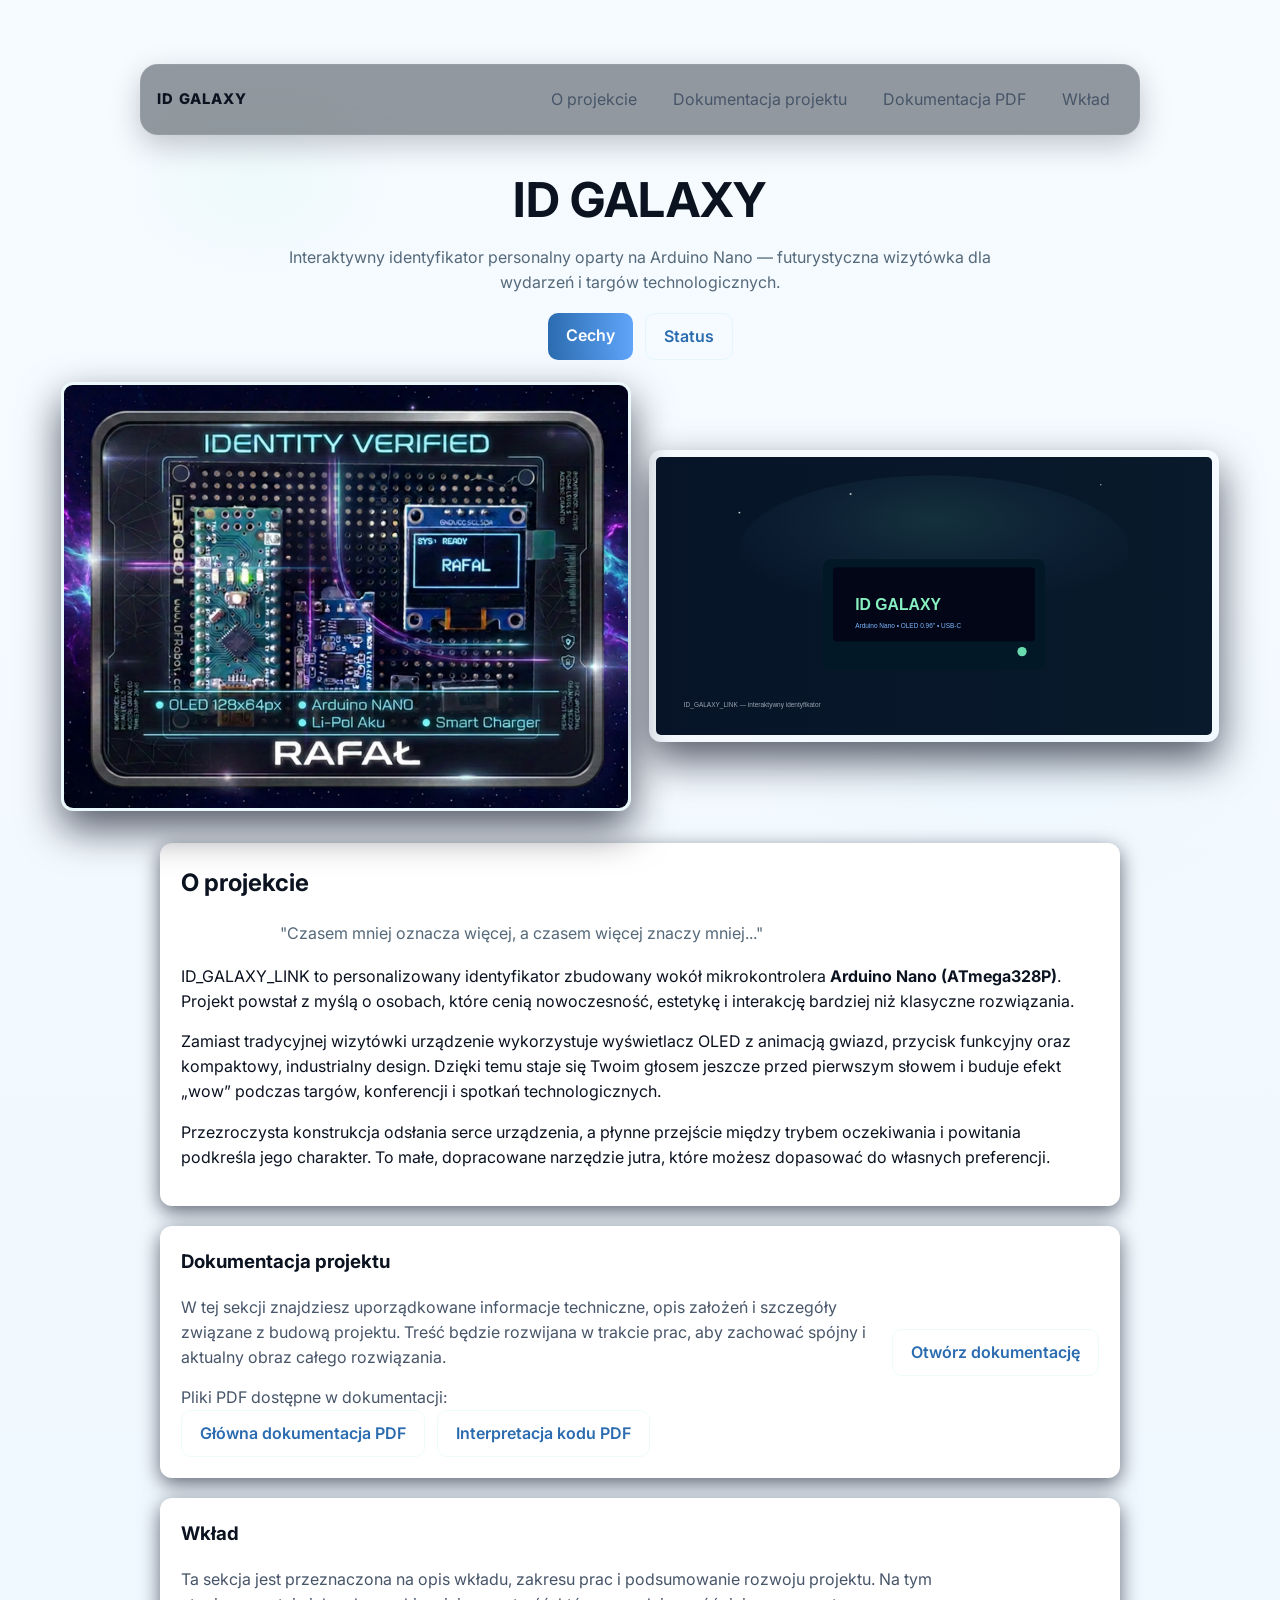
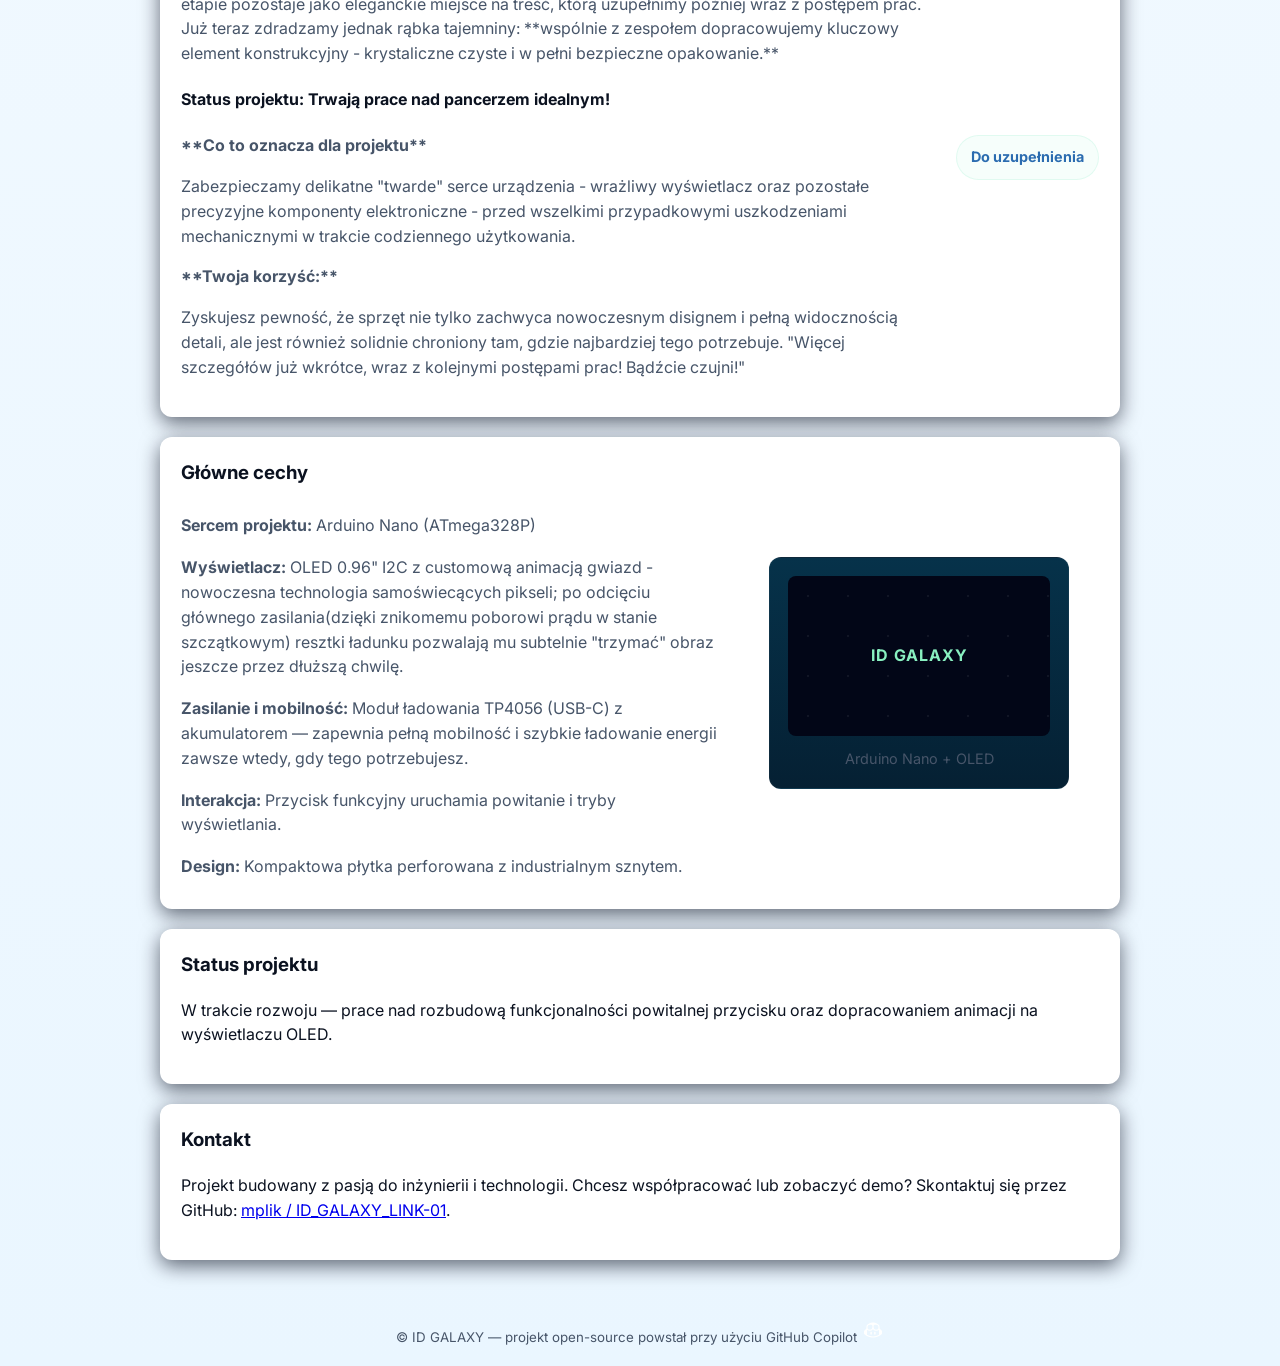
<file: index.html>
<!DOCTYPE html>
<html lang="pl">
  <head>
    <meta charset="utf-8" />
    <meta name="viewport" content="width=device-width,initial-scale=1" />
    <title>ID GALAXY — interaktywny identyfikator personalny</title>
    <meta name="description" content="ID GALAXY LINK to interaktywny identyfikator personalny oparty na Arduino Nano, wyświetlaczu OLED i animacji gwiazd. Futurystyczna wizytówka na targi, konferencje i wydarzenia technologiczne." />
    <meta name="keywords" content="ID GALAXY, Arduino Nano, OLED, identyfikator personalny, wizytówka elektroniczna, projekt elektronika, targi technologiczne" />
    <meta name="robots" content="index, follow" />
    <meta name="theme-color" content="#0b1a2b" />
    <meta name="author" content="mplik" />
    <meta property="og:type" content="website" />
    <meta property="og:title" content="ID GALAXY — interaktywny identyfikator personalny" />
    <meta property="og:description" content="Futurystyczna wizytówka oparta na Arduino Nano i OLED, zaprojektowana z myślą o wydarzeniach technologicznych." />
    <meta property="og:image" content="assets/og-preview.svg" />
    <meta property="og:image:type" content="image/svg+xml" />
    <meta property="og:image:width" content="1200" />
    <meta property="og:image:height" content="630" />
    <meta property="og:image:alt" content="ID GALAXY — interaktywny identyfikator personalny" />
    <meta name="twitter:card" content="summary_large_image" />
    <meta name="twitter:title" content="ID GALAXY — interaktywny identyfikator personalny" />
    <meta name="twitter:description" content="Interaktywny identyfikator personalny oparty na Arduino Nano, OLED i animacji gwiazd." />
    <meta name="twitter:image" content="assets/og-preview.svg" />
    <link rel="icon" href="favicon.svg" type="image/svg+xml" />
    <link rel="apple-touch-icon" href="assets/ID_GALAXY_LINK.webp" />
    <link rel="manifest" href="manifest.webmanifest" />
    <link href="https://fonts.googleapis.com/css2?family=Inter:wght@300;400;600;700;800&display=swap" rel="stylesheet">
    <link rel="stylesheet" href="ID_GALAXY.css">
  </head>
  <body>
    <header class="hero" id="top">
      <nav class="site-nav" aria-label="Główna nawigacja">
        <a class="brand" href="#top">ID GALAXY</a>
        <details class="nav-menu">
          <summary>Menu</summary>
          <div class="nav-panel">
            <div class="nav-links">
              <a href="#about">O projekcie</a>
              <a href="#docs">Dokumentacja projektu</a>
              <a href="docs/ID_Galaxy_link..pdf">Dokumentacja PDF</a>
              <a href="#contribution">Wkład</a>
            </div>
          </div>
        </details>
        <div class="nav-links nav-links-desktop">
          <a href="#about">O projekcie</a>
          <a href="#docs">Dokumentacja projektu</a>
          <a href="docs/ID_Galaxy_link..pdf">Dokumentacja PDF</a>
          <a href="#contribution">Wkład</a>
        </div>
      </nav>
      <div class="hero-inner">
        <h1>ID GALAXY</h1>
        <p class="tagline">Interaktywny identyfikator personalny oparty na Arduino Nano — futurystyczna wizytówka dla wydarzeń i targów technologicznych.</p>
        <div class="hero-cta">
          <a class="btn" href="#features">Cechy</a>
          <a class="btn ghost" href="#status">Status</a>
        </div>
      </div>
      <div class="hero-media" aria-hidden="false">
        <img src="assets/nowoczesny_identyfikator_ID_ design.webp" alt="ID GALAXY — zdjęcie projektu" class="hero-photo" loading="lazy" decoding="async">
        <img src="assets/ID_GALAXY_preview.svg" alt="Podgląd projektu" class="hero-preview" loading="lazy" decoding="async">
      </div>
      <div class="stars" aria-hidden="true"></div>
    </header>

    <main class="container">
      <section id="about" class="card">
        <h2>O projekcie</h2>
        <p class="tagline">"Czasem mniej oznacza więcej, a czasem więcej znaczy mniej..."</p>
        <p>ID_GALAXY_LINK to personalizowany identyfikator zbudowany wokół mikrokontrolera <strong>Arduino Nano (ATmega328P)</strong>. Projekt powstał z myślą o osobach, które cenią nowoczesność, estetykę i interakcję bardziej niż klasyczne rozwiązania.</p>
        <p>Zamiast tradycyjnej wizytówki urządzenie wykorzystuje wyświetlacz OLED z animacją gwiazd, przycisk funkcyjny oraz kompaktowy, industrialny design. Dzięki temu staje się Twoim głosem jeszcze przed pierwszym słowem i buduje efekt „wow” podczas targów, konferencji i spotkań technologicznych.</p>
        <p>Przezroczysta konstrukcja odsłania serce urządzenia, a płynne przejście między trybem oczekiwania i powitania podkreśla jego charakter. To małe, dopracowane narzędzie jutra, które możesz dopasować do własnych preferencji.</p>
      </section>

      <section id="docs" class="card info-card">
        <div>
          <h3>Dokumentacja projektu</h3>
          <p>W tej sekcji znajdziesz uporządkowane informacje techniczne, opis założeń i szczegóły związane z budową projektu. Treść będzie rozwijana w trakcie prac, aby zachować spójny i aktualny obraz całego rozwiązania.</p>
          <p>Pliki PDF dostępne w dokumentacji:</p>
          <div class="hero-cta">
            <a class="btn ghost" href="docs/ID_Galaxy_link..pdf">Główna dokumentacja PDF</a>
            <a class="btn ghost" href="docs/ID_Galaxy_Link-%20interpretacja_kodu..pdf">Interpretacja kodu PDF</a>
          </div>
        </div>
        <a class="btn ghost info-link" href="docs/PROJECT_DOCS.md">Otwórz dokumentację</a>
      </section>

      <section id="contribution" class="card info-card">
        <div>
          <h3>Wkład</h3>
          <p>Ta sekcja jest przeznaczona na opis wkładu, zakresu prac i podsumowanie rozwoju projektu. Na tym etapie pozostaje jako eleganckie miejsce na treść, którą uzupełnimy później wraz z postępem prac. Już teraz zdradzamy jednak rąbka tajemniny: **wspólnie z zespołem dopracowujemy kluczowy element konstrukcyjny - krystaliczne czyste i w pełni bezpieczne opakowanie.**</p>
          <h4>Status projektu: Trwają prace nad pancerzem idealnym!</h4>
          <p><strong>**Co to oznacza dla projektu**</strong></p>
          <p>Zabezpieczamy delikatne "twarde" serce urządzenia - wrażliwy wyświetlacz oraz pozostałe precyzyjne komponenty elektroniczne - przed wszelkimi przypadkowymi uszkodzeniami mechanicznymi w trakcie codziennego użytkowania.</p>
          <p><strong>**Twoja korzyść:**</strong></p>
          <p>Zyskujesz pewność, że sprzęt nie tylko zachwyca nowoczesnym disignem i pełną widocznością detali, ale jest również solidnie chroniony tam, gdzie najbardziej tego potrzebuje. "Więcej szczegółów już wkrótce, wraz z kolejnymi postępami prac! Bądźcie czujni!"</p>
          <p></p>
        </div>
        <div class="status-pill">Do uzupełnienia</div>
      </section>

      <section id="features" class="card grid">
        <div>
          <h3>Główne cechy</h3>
          <ul class="features-list">
            <li><strong>Sercem projektu:</strong> Arduino Nano (ATmega328P)</li>
            <li><strong>Wyświetlacz:</strong> OLED 0.96" I2C z customową animacją gwiazd - nowoczesna technologia samoświecących pikseli; po odcięciu głównego zasilania(dzięki znikomemu poborowi prądu w stanie szczątkowym) resztki ładunku pozwalają mu subtelnie "trzymać" obraz jeszcze przez dłuższą chwilę.</li>
            <li><strong>Zasilanie i mobilność:</strong> Moduł ładowania TP4056 (USB-C) z akumulatorem — zapewnia pełną mobilność i szybkie ładowanie energii zawsze wtedy, gdy tego potrzebujesz.</li>
            <li><strong>Interakcja:</strong> Przycisk funkcyjny uruchamia powitanie i tryby wyświetlania.</li>
            <li><strong>Design:</strong> Kompaktowa płytka perforowana z industrialnym sznytem.</li>
          </ul>
        </div>
        <div class="mockup">
          <div class="device">
            <div class="screen">
              <div class="stars-anim"></div>
              <div class="text">ID GALAXY</div>
            </div>
            <div class="base">Arduino Nano + OLED</div>
          </div>
        </div>
      </section>

      <section id="status" class="card">
        <h3>Status projektu</h3>
        <p>W trakcie rozwoju — prace nad rozbudową funkcjonalności powitalnej przycisku oraz dopracowaniem animacji na wyświetlaczu OLED.</p>
      </section>

      <section id="contact" class="card footer-card">
        <h3>Kontakt</h3>
        <p>Projekt budowany z pasją do inżynierii i technologii. Chcesz współpracować lub zobaczyć demo? Skontaktuj się przez GitHub: <a href="https://github.com/mplik/ID_GALAXY_LINK-01" target="_blank" rel="noopener">mplik / ID_GALAXY_LINK-01</a>.</p>
      </section>
    </main>

    <footer class="site-footer">
      <small>© ID GALAXY — projekt open-source powstał przy użyciu GitHub Copilot</small>
       <a href="https://mplik.github.io/ID_GALAXY_LINK-01/" target="_blank" rel="noopener noreferrer">
            <img src="assets/Copilot_Icon_White_Clearspace.png" alt="Copilot Logo" style="width: 24px; height: 24px;">
            </a>
    </footer>
  </body>
</html>
</file>
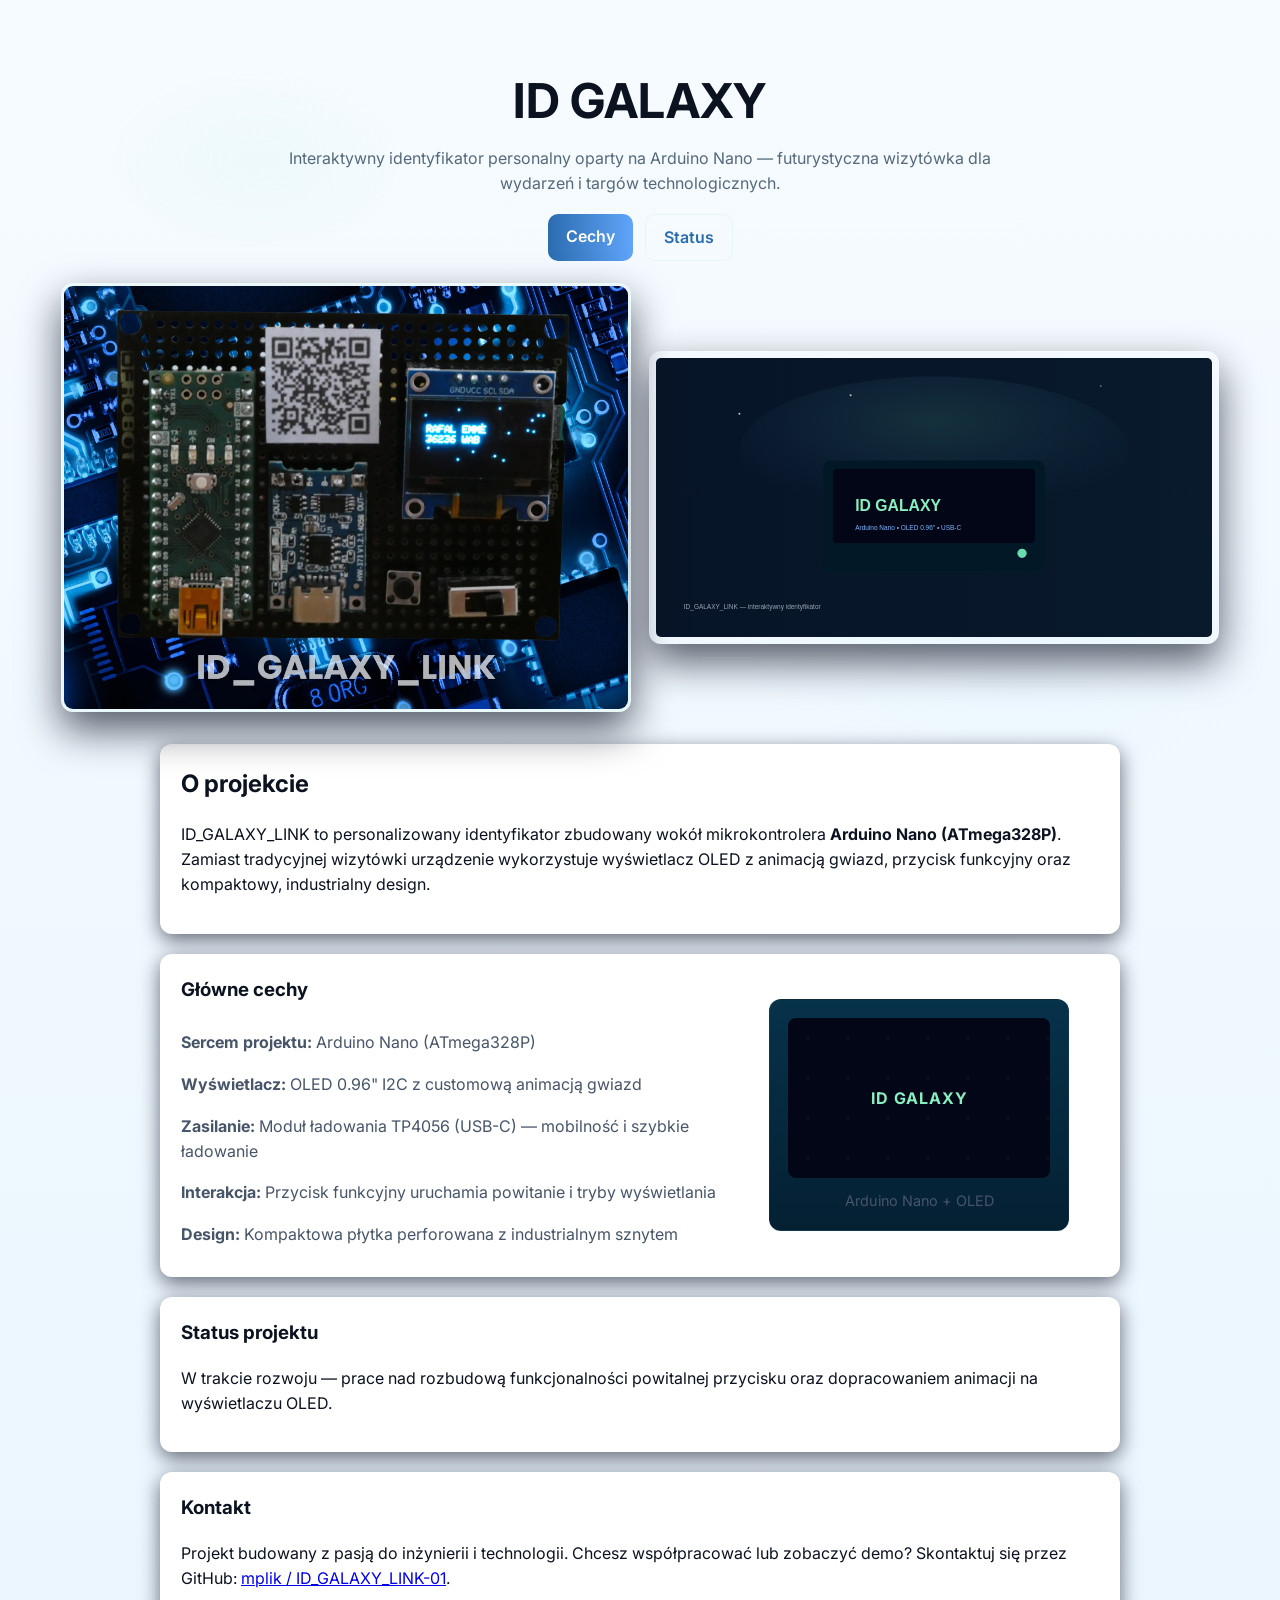
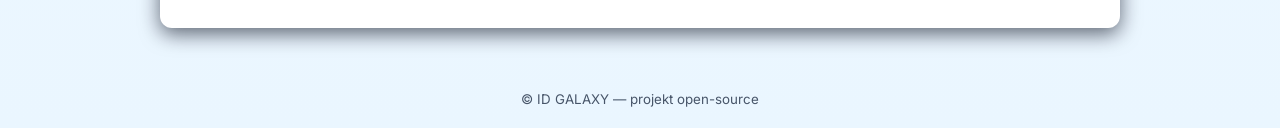
<file: ID_GALAXY.html>
<!DOCTYPE html>
<html lang="pl">
  <head>
    <meta charset="utf-8" />
    <meta name="viewport" content="width=device-width,initial-scale=1" />
    <title>ID GALAXY — interaktywny identyfikator</title>
    <link href="https://fonts.googleapis.com/css2?family=Inter:wght@300;400;600;700;800&display=swap" rel="stylesheet">
    <link rel="stylesheet" href="ID_GALAXY.css">
  </head>
  <body>
    <header class="hero">
      <div class="hero-inner">
        <h1>ID GALAXY</h1>
        <p class="tagline">Interaktywny identyfikator personalny oparty na Arduino Nano — futurystyczna wizytówka dla wydarzeń i targów technologicznych.</p>
        <div class="hero-cta">
          <a class="btn" href="#features">Cechy</a>
          <a class="btn ghost" href="#status">Status</a>
        </div>
      </div>
      <div class="hero-media" aria-hidden="false">
        <img src="assets/ID_GALAXY_LINK.webp" alt="ID GALAXY — zdjęcie projektu" class="hero-photo" loading="lazy" decoding="async">
        <img src="assets/ID_GALAXY_preview.svg" alt="Podgląd projektu" class="hero-preview" loading="lazy" decoding="async">
      </div>
      <div class="stars" aria-hidden="true"></div>
    </header>

    <main class="container">
      <section id="about" class="card">
        <h2>O projekcie</h2>
        <p>ID_GALAXY_LINK to personalizowany identyfikator zbudowany wokół mikrokontrolera <strong>Arduino Nano (ATmega328P)</strong>. Zamiast tradycyjnej wizytówki urządzenie wykorzystuje wyświetlacz OLED z animacją gwiazd, przycisk funkcyjny oraz kompaktowy, industrialny design.</p>
      </section>

      <section id="features" class="card grid">
        <div>
          <h3>Główne cechy</h3>
          <ul class="features-list">
            <li><strong>Sercem projektu:</strong> Arduino Nano (ATmega328P)</li>
            <li><strong>Wyświetlacz:</strong> OLED 0.96" I2C z customową animacją gwiazd</li>
            <li><strong>Zasilanie:</strong> Moduł ładowania TP4056 (USB-C) — mobilność i szybkie ładowanie</li>
            <li><strong>Interakcja:</strong> Przycisk funkcyjny uruchamia powitanie i tryby wyświetlania</li>
            <li><strong>Design:</strong> Kompaktowa płytka perforowana z industrialnym sznytem</li>
          </ul>
        </div>
        <div class="mockup">
          <div class="device">
            <div class="screen">
              <div class="stars-anim"></div>
              <div class="text">ID GALAXY</div>
            </div>
            <div class="base">Arduino Nano + OLED</div>
          </div>
        </div>
      </section>

      <section id="status" class="card">
        <h3>Status projektu</h3>
        <p>W trakcie rozwoju — prace nad rozbudową funkcjonalności powitalnej przycisku oraz dopracowaniem animacji na wyświetlaczu OLED.</p>
      </section>

      <section id="contact" class="card footer-card">
        <h3>Kontakt</h3>
        <p>Projekt budowany z pasją do inżynierii i technologii. Chcesz współpracować lub zobaczyć demo? Skontaktuj się przez GitHub: <a href="https://github.com/mplik/ID_GALAXY_LINK-01" target="_blank" rel="noopener">mplik / ID_GALAXY_LINK-01</a>.</p>
      </section>
    </main>

    <footer class="site-footer">
      <small>© ID GALAXY — projekt open-source</small>
    </footer>
  </body>
</html>
</file>
<file: ID_GALAXY.css>
++ /workspaces/ID_GALAXY_LINK-01/ID_GALAXY.css
/* ID_GALAXY — styl strony produktu */
:root{
  --bg1:#0f1724;
  --bg2:#0b1a2b;
  --accent:#6ee7b7;
  --text: #0b1220; /* default (light theme) */
  --muted: #475569; /* subdued for light theme */
  --tagline: #55697a;
  --card:#ffffff;
}
*{box-sizing:border-box}
html{scroll-behavior:smooth}
body{
  margin:0;
  font-family: 'Inter', Inter, ui-sans-serif, system-ui, -apple-system, "Segoe UI", Roboto, "Helvetica Neue", Arial;
  line-height:1.55;
  color:var(--text);
  background:linear-gradient(180deg,var(--bg1),var(--bg2));
  -webkit-font-smoothing:antialiased;
  -moz-osx-font-smoothing:grayscale;
}
.hero{
  position:relative;
  padding:64px 20px 88px;
  text-align:center;
  overflow:hidden;
}
.hero, .card{scroll-margin-top:24px}
.hero::after{
  content:"";
  position:absolute;inset:0;z-index:0;
  background:radial-gradient(ellipse at 20% 20%, rgba(110,231,183,0.06), transparent 10%), radial-gradient(ellipse at 80% 80%, rgba(94,197,255,0.04), transparent 20%);
}
.site-nav{
  position:relative;
  z-index:1;
  max-width:1000px;
  margin:0 auto 28px;
  padding:12px 16px;
  display:flex;
  align-items:center;
  justify-content:space-between;
  gap:16px;
  border:1px solid rgba(255,255,255,0.06);
  border-radius:18px;
  background:rgba(6,16,28,0.42);
  backdrop-filter:blur(14px);
  box-shadow:0 10px 30px rgba(2,6,23,0.22);
}
.brand{
  color:var(--text);
  text-decoration:none;
  font-weight:800;
  letter-spacing:0.08em;
  text-transform:uppercase;
  font-size:0.92rem;
}
.nav-links{display:flex;gap:10px;align-items:center;flex-wrap:wrap}
.nav-links a{
  color:var(--muted);
  text-decoration:none;
  padding:9px 12px;
  border-radius:999px;
  border:1px solid transparent;
  transition:background-color .15s ease,border-color .15s ease,color .15s ease,transform .15s ease;
}
.nav-links a:hover{color:var(--text);background:rgba(255,255,255,0.04);border-color:rgba(255,255,255,0.08);transform:translateY(-1px)}
.nav-links-desktop{display:flex}
.nav-menu{display:none}
.nav-menu summary{
  position:relative;
  list-style:none;
  cursor:pointer;
  color:var(--text);
  font-weight:700;
  padding:10px 38px 10px 14px;
  border-radius:999px;
  border:1px solid rgba(255,255,255,0.08);
  background:rgba(255,255,255,0.03);
  transition:background-color .15s ease,border-color .15s ease,transform .15s ease;
}
.nav-menu summary:hover{background:rgba(255,255,255,0.06);border-color:rgba(255,255,255,0.12);transform:translateY(-1px)}
.nav-menu summary::after{
  content:"";
  position:absolute;
  right:14px;
  top:50%;
  width:8px;
  height:8px;
  border-right:2px solid currentColor;
  border-bottom:2px solid currentColor;
  transform:translateY(-70%) rotate(45deg);
  transition:transform .18s ease;
  opacity:0.9;
}
.nav-menu[open] summary::after{transform:translateY(-30%) rotate(225deg)}
.nav-menu summary::-webkit-details-marker{display:none}
.nav-panel{
  overflow:hidden;
  max-height:0;
  opacity:0;
  transform:translateY(-8px);
  transition:max-height .25s ease, opacity .2s ease, transform .2s ease;
}
.nav-menu[open] .nav-panel{
  max-height:220px;
  opacity:1;
  transform:translateY(0);
}
.nav-menu .nav-links{flex-direction:column;align-items:stretch;gap:8px;padding-top:10px}
.nav-menu .nav-links a{text-align:left;background:rgba(255,255,255,0.03)}
.hero-inner{position:relative;z-index:1;max-width:900px;margin:0 auto}
.hero h1{font-size:3rem;margin:0 0 8px;letter-spacing:0.4px}
.tagline{color:var(--muted);max-width:720px;margin:0 auto 18px}
.hero-cta{display:inline-flex;gap:12px}
.btn{display:inline-block;padding:10px 18px;border-radius:10px;background:linear-gradient(90deg,var(--accent),#60a5fa);color:#042028;text-decoration:none;font-weight:600;transition:transform .12s ease, box-shadow .12s ease}
.btn:hover{transform:translateY(-3px);box-shadow:0 8px 20px rgba(16,24,32,0.35)}
.btn:active{transform:translateY(-1px)}
.btn.ghost{background:transparent;color:var(--accent);border:1px solid rgba(110,231,183,0.12)}
.btn:focus-visible{outline:3px solid rgba(110,231,183,0.2);outline-offset:4px;border-radius:10px}

/* ensure contrast for tagline */
.tagline{color:var(--tagline)}

.container{max-width:1000px;margin:-56px auto 40px;padding:0 20px;display:grid;grid-template-columns:1fr;gap:20px}
.card{background:linear-gradient(180deg, rgba(255,255,255,0.02), rgba(255,255,255,0.01));padding:20px;border-radius:12px;box-shadow:0 6px 20px rgba(2,6,23,0.6);backdrop-filter: blur(4px);border:1px solid rgba(255,255,255,0.02)}
.grid{display:grid;grid-template-columns:1fr 360px;gap:20px;align-items:center}
.card h2,.card h3{margin-top:0}
.info-card{
  display:flex;
  align-items:center;
  justify-content:space-between;
  gap:18px;
}
.info-card p{margin-bottom:0;color:var(--muted)}
.info-link{white-space:nowrap}
.status-pill{
  flex:0 0 auto;
  padding:10px 14px;
  border-radius:999px;
  font-size:0.9rem;
  font-weight:700;
  color:var(--accent);
  border:1px solid rgba(110,231,183,0.16);
  background:rgba(110,231,183,0.06);
}
.features-list{list-style:none;padding:0;margin:8px 0 0;color:var(--muted)}
.features-list li{padding:8px 0;border-bottom:1px dashed rgba(255,255,255,0.03)}

.mockup{display:flex;justify-content:center}
.device{width:300px;border-radius:12px;overflow:hidden;background:linear-gradient(180deg,#06324a,#052033);padding:18px;border:1px solid rgba(255,255,255,0.04)}
.screen{height:160px;border-radius:8px;background:#020617;position:relative;display:flex;align-items:center;justify-content:center;color:#88f0c0;overflow:hidden}
.screen .text{position:relative;z-index:2;font-weight:700;letter-spacing:1px}
.stars-anim{position:absolute;inset:0;background-image:radial-gradient(#ffffff 1px, transparent 1px);background-size:40px 40px;opacity:0.06;animation:moveStars 20s linear infinite}
.base{margin-top:12px;text-align:center;color:var(--muted);font-size:0.9rem}

/* hero media: photo + SVG preview */
.hero-media{display:flex;gap:18px;justify-content:center;align-items:center;margin-top:22px;position:relative;z-index:1}
.hero-photo,.hero-preview{max-width:46%;height:auto;border-radius:12px;box-shadow:0 18px 40px rgba(2,6,23,0.65);border:1px solid rgba(255,255,255,0.02)}
.hero-photo{object-fit:cover;border:3px solid rgba(110,231,183,0.06);transition:transform .18s ease, box-shadow .18s ease}
.hero-photo:hover{transform:scale(1.02);box-shadow:0 26px 60px rgba(2,6,23,0.7)}
.hero-preview{background:transparent;padding:6px}

@keyframes moveStars{from{background-position:0 0}to{background-position:400px 200px}}

.site-footer{text-align:center;padding:18px;color:var(--muted)}

/* responsywność */
@media (max-width:820px){
  .hero{padding:48px 16px 64px}
  .hero-inner{max-width:100%}
  .site-nav{padding:10px 12px;align-items:flex-start;flex-wrap:wrap}
  .nav-links-desktop{display:none}
  .nav-menu{display:block;margin-left:auto;flex:0 0 auto}
  .nav-menu .nav-links{margin-top:10px}
  .grid{grid-template-columns:1fr}
  .hero h1{font-size:2.2rem}
  .hero-cta{display:flex;flex-wrap:wrap;justify-content:center}
  .btn{min-width:140px}
  .container{margin-top:-32px;padding:0 16px}
  .card{padding:18px}
  .info-card{align-items:flex-start;flex-direction:column}
  .info-link{width:100%;text-align:center}
  .hero-media{flex-direction:column;gap:14px}
  .hero-photo,.hero-preview{max-width:100%}
  .hero-photo{max-height:320px;object-fit:cover}
  .device{width:min(100%,320px)}
}

/* Dark mode defaults */
@media (prefers-color-scheme: dark) {
  :root{
    --bg1:#0f1724;
    --bg2:#0b1a2b;
    --accent:#6ee7b7;
    --text:#E6F7FF;
    --muted:#9FBFD6;
    --tagline:#BFDCEA;
    --card:#0f2130;
  }
}

/* Light mode adjustments */
@media (prefers-color-scheme: light) {
  :root{
    --bg1:#f6fbff;
    --bg2:#eaf6ff;
    --accent:#2b6cb0;
    --text:#0b1220;
    --muted:#475569;
    --tagline:#55697a;
    --card:#ffffff;
  }
  body{background:linear-gradient(180deg,var(--bg1),var(--bg2));}
  .card{background:var(--card);color:var(--text)}
  .hero h1{color:var(--text)}
  .btn{color:#fff}
}
</file>
